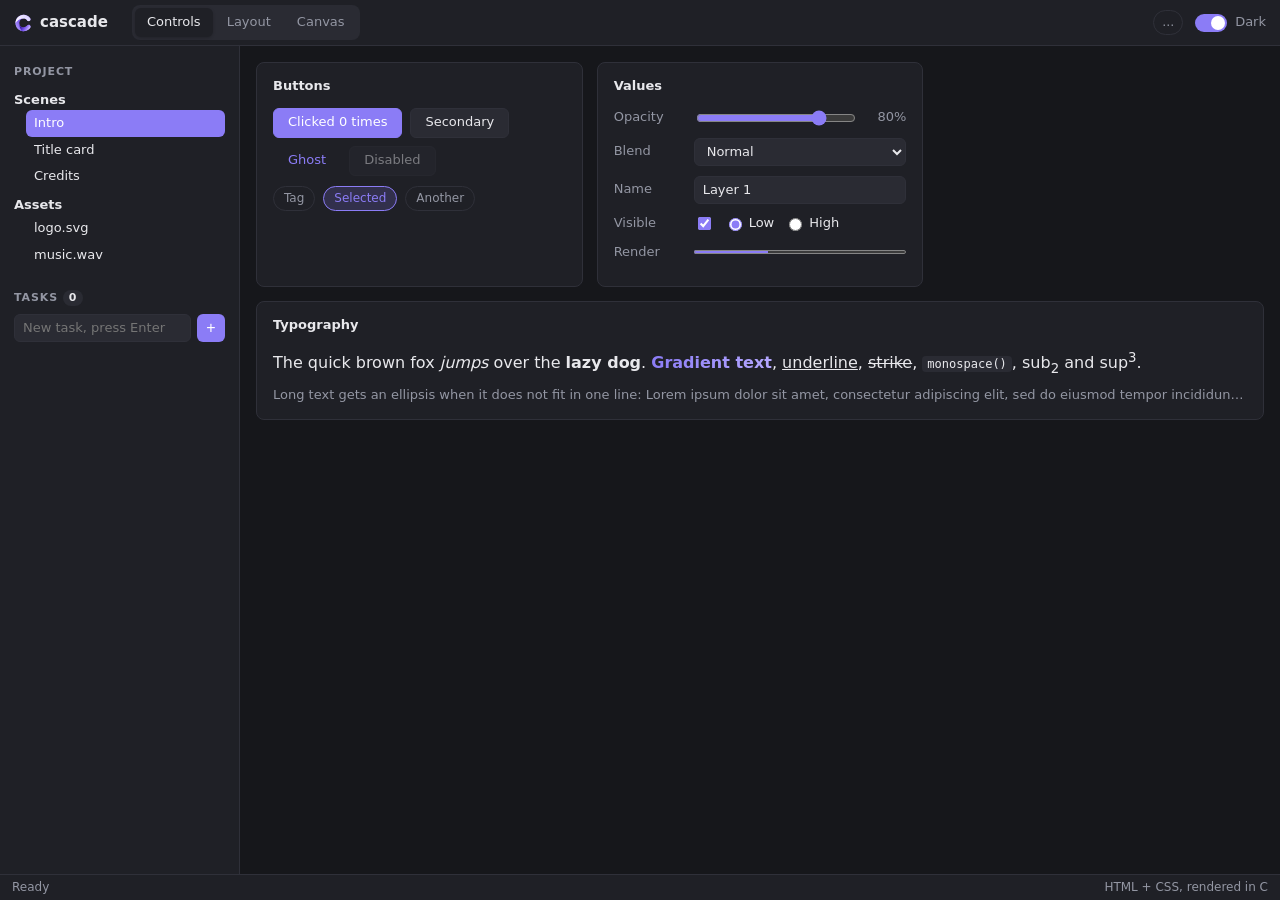
<file: examples/gallery/ui/index.html>
<!DOCTYPE html>
<html lang="en">
<head>
  <meta charset="utf-8">
  <title>cascade gallery</title>
  <link rel="stylesheet" href="style.css">
</head>
<body class="dark">
  <header class="toolbar">
    <div class="brand"><svg class="logo" viewBox="64 50 384 412" aria-hidden="true"><defs><linearGradient id="logo1" x1="1.161" y1="-0.05" x2="0.086" y2="0.941"><stop offset="0" stop-color="#4A28C0"/><stop offset="0.45" stop-color="#7B57F0"/><stop offset="1" stop-color="#B8A4FF"/></linearGradient><linearGradient id="logo2" x1="0.161" y1="0.452" x2="0.91" y2="0.774"><stop offset="0" stop-color="#3B20A0"/><stop offset="0.35" stop-color="#6A45E6"/><stop offset="0.7" stop-color="#A084F8"/><stop offset="1" stop-color="#D6CBFF"/></linearGradient><linearGradient id="logo3" x1="0.017" y1="0.885" x2="0.946" y2="0.365"><stop offset="0" stop-color="#FBF9FF"/><stop offset="0.55" stop-color="#EDE7FF"/><stop offset="1" stop-color="#DAD0FF"/></linearGradient></defs><path d="M420.477 146.672 C385.481 98.504 329.54 70 270 70 C219.629 70 171.412 90.43 136.374 126.617 C101.336 162.804 82.472 211.655 84.097 262 C85.655 310.266 105.923 356.034 140.617 389.626 C175.311 423.218 221.709 442 270 442 C329.54 442 385.481 413.496 420.477 365.328 C427.024 356.316 429.724 345.073 427.981 334.071 C426.238 323.069 420.197 313.209 411.185 306.662 C402.173 300.115 390.93 297.415 379.928 299.158 C368.926 300.901 359.067 306.942 352.52 315.954 C333.328 342.369 302.651 358 270 358 C242.948 358 217.004 347.254 197.875 328.125 C178.746 308.996 168 283.052 168 256 C168 228.948 178.746 203.004 197.875 183.875 C217.004 164.746 242.948 154 270 154 C302.651 154 333.328 169.631 352.52 196.046 C359.067 205.058 368.926 211.099 379.928 212.842 C390.93 214.585 402.173 211.885 411.185 205.338 C420.197 198.791 426.238 188.931 427.981 177.929 C429.724 166.927 427.024 155.684 420.477 146.672 Z" fill="#8A66F4"/><path d="M270 154 C242.948 154 217.004 164.746 197.875 183.875 C178.746 203.004 168 228.948 168 256 C168 320.852 188.339 384.071 226.154 436.758 C186.624 427.169 151.326 404.887 125.669 373.323 C100.012 341.759 85.409 302.655 84.097 262 C102.801 229.197 129.851 201.927 162.501 182.959 C195.151 163.991 232.24 154 270 154 Z" fill="url(#logo1)"/><path d="M168 256 C168 283.052 178.746 308.996 197.875 328.125 C217.004 347.254 242.948 358 270 358 C302.651 358 333.328 342.369 352.52 315.954 C359.067 306.942 368.926 300.901 379.928 299.158 C390.93 297.415 402.173 300.115 411.185 306.662 C420.197 313.209 426.238 323.069 427.981 334.071 C429.724 345.073 427.024 356.316 420.477 365.328 C398.81 395.15 368.77 417.861 334.172 430.579 C299.574 443.297 261.977 445.448 226.154 436.758 C188.339 384.071 168 320.852 168 256 Z" fill="url(#logo2)"/><path d="M420.477 146.672 C385.481 98.504 329.54 70 270 70 C219.629 70 171.412 90.43 136.374 126.617 C101.336 162.804 82.472 211.655 84.097 262 C102.801 229.197 129.851 201.927 162.501 182.959 C195.151 163.991 232.24 154 270 154 C302.651 154 333.328 169.631 352.52 196.046 C359.067 205.058 368.926 211.099 379.928 212.842 C390.93 214.585 402.173 211.885 411.185 205.338 C420.197 198.791 426.238 188.931 427.981 177.929 C429.724 166.927 427.024 155.684 420.477 146.672 Z" fill="url(#logo3)"/></svg>cascade</div>
    <nav class="tabs">
      <button class="tab active" data-page="controls">Controls</button>
      <button class="tab" data-page="layout">Layout</button>
      <button class="tab" data-page="canvas">Canvas</button>
    </nav>
    <div class="spacer"></div>
    <span class="backend" id="backend">…</span>
    <label class="switch"><input type="checkbox" id="theme" checked><span class="track"></span> Dark</label>
  </header>

  <main>
    <aside class="panel">
      <h3>Project</h3>
      <ul class="tree">
        <li class="open">Scenes
          <ul><li class="item selected">Intro</li><li class="item">Title card</li><li class="item">Credits</li></ul>
        </li>
        <li class="open">Assets
          <ul><li class="item">logo.svg</li><li class="item">music.wav</li></ul>
        </li>
      </ul>
      <div class="todo">
        <h3>Tasks <span class="count" id="count">0</span></h3>
        <div class="add">
          <input type="text" id="task" placeholder="New task, press Enter">
          <button id="addTask" class="icon-btn">+</button>
        </div>
        <ul id="tasks"></ul>
      </div>
    </aside>

    <section class="page" id="page-controls">
      <div class="cards">
        <div class="card">
          <h4>Buttons</h4>
          <div class="row">
            <button class="btn primary" id="clicker">Clicked 0 times</button>
            <button class="btn">Secondary</button>
            <button class="btn ghost">Ghost</button>
            <button class="btn" disabled>Disabled</button>
          </div>
          <div class="row chips">
            <span class="chip">Tag</span><span class="chip active">Selected</span><span class="chip">Another</span>
          </div>
        </div>
        <div class="card">
          <h4>Values</h4>
          <div class="field"><label>Opacity</label><input type="range" id="opacity" min="0" max="100" value="80"><span class="value" id="opacityValue">80%</span></div>
          <div class="field"><label>Blend</label>
            <select id="blend"><option>Normal</option><option>Multiply</option><option>Screen</option><option>Overlay</option></select></div>
          <div class="field"><label>Name</label><input type="text" value="Layer 1"></div>
          <div class="field"><label>Visible</label><input type="checkbox" checked><label class="inline"><input type="radio" name="q" checked> Low</label><label class="inline"><input type="radio" name="q"> High</label></div>
          <div class="field"><label>Render</label><progress id="progress" value="0.35" max="1"></progress></div>
        </div>
        <div class="card wide">
          <h4>Typography</h4>
          <p class="lead">The quick brown fox <em>jumps</em> over the <strong>lazy dog</strong>. <span class="grad">Gradient text</span>, <u>underline</u>, <s>strike</s>, <code>monospace()</code>, sub<sub>2</sub> and sup<sup>3</sup>.</p>
          <p class="clamp">Long text gets an ellipsis when it does not fit in one line: Lorem ipsum dolor sit amet, consectetur adipiscing elit, sed do eiusmod tempor incididunt ut labore et dolore magna aliqua.</p>
        </div>
      </div>
    </section>

    <section class="page hidden" id="page-layout">
      <div class="card">
        <h4>Grid with auto-fill</h4>
        <div class="swatches" id="swatches"></div>
      </div>
      <div class="card">
        <h4>Flex wrap and alignment</h4>
        <div class="flexdemo">
          <div class="box a">flex: 1</div><div class="box b">flex: 2</div><div class="box c">fixed 120px</div>
        </div>
      </div>
      <div class="card">
        <h4>Positioning, transforms and shadows</h4>
        <div class="stage">
          <div class="pos p1">absolute</div>
          <div class="pos p2">rotate(-8deg)</div>
          <div class="pos p3">z-index 2</div>
        </div>
      </div>
    </section>

    <section class="page hidden" id="page-canvas">
      <div class="card">
        <h4>Custom painting (C canvas API)</h4>
        <canvas id="timeline" width="800" height="220"></canvas>
      </div>
      <div class="card">
        <h4>Inline SVG</h4>
        <svg width="320" height="120" viewBox="0 0 320 120">
          <rect x="10" y="10" width="100" height="100" rx="16" fill="#6c5ce7"/>
          <circle cx="170" cy="60" r="50" fill="none" stroke="#a78bfa" stroke-width="8"/>
          <path d="M230 100 L270 20 L310 100 Z" fill="#fdcb6e" stroke="#e17055" stroke-width="4" stroke-linejoin="round"/>
        </svg>
      </div>
    </section>
  </main>

  <footer class="status"><span id="status">Ready</span><span class="spacer"></span><span>HTML + CSS, rendered in C</span></footer>
</body>
</html>
</file>
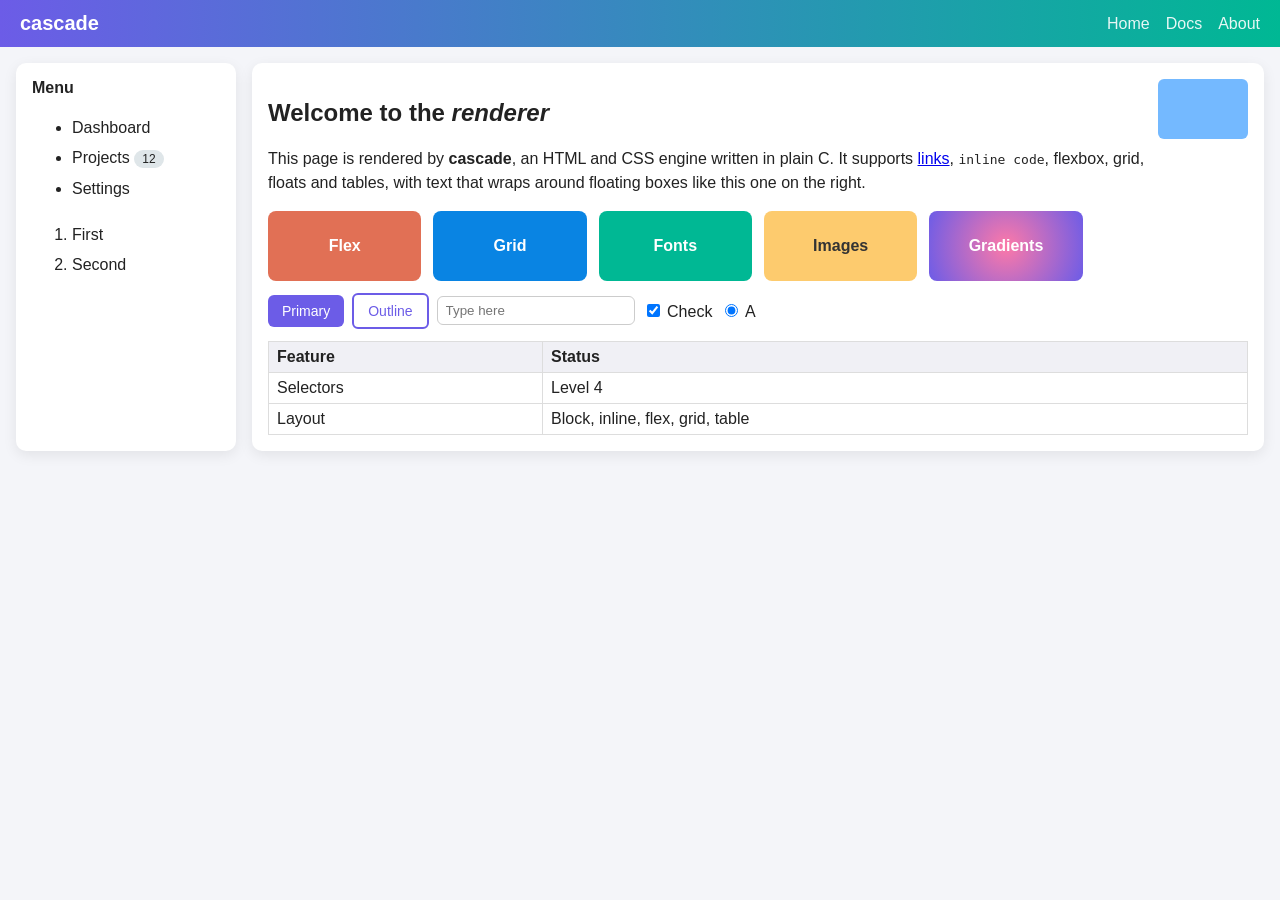
<file: tests/basic.html>
<!DOCTYPE html>
<html>
<head>
<title>Basic</title>
<style>
  :root { --accent: #6c5ce7; --radius: 10px; }
  body { font-family: "Segoe UI", sans-serif; margin: 0; background: #f4f5f9; color: #222; }
  header { display: flex; align-items: center; justify-content: space-between; padding: 12px 20px;
           background: linear-gradient(90deg, var(--accent), #00b894); color: white; }
  header h1 { font-size: 20px; margin: 0; }
  nav a { color: white; margin-left: 16px; text-decoration: none; opacity: .9; }
  main { display: grid; grid-template-columns: 220px 1fr; gap: 16px; padding: 16px; }
  .card { background: white; border-radius: var(--radius); padding: 16px; box-shadow: 0 4px 14px rgba(0,0,0,.08); }
  .side li { padding: 6px 0; }
  .grid { display: grid; grid-template-columns: repeat(auto-fill, minmax(140px, 1fr)); gap: 12px; }
  .tile { height: 70px; border-radius: 8px; display: flex; align-items: center; justify-content: center; color: white; font-weight: 600; }
  .t1 { background: #e17055; } .t2 { background: #0984e3; } .t3 { background: #00b894; } .t4 { background: #fdcb6e; color: #333; }
  .t5 { background: radial-gradient(circle, #fd79a8, #6c5ce7); }
  .btn { display: inline-block; padding: 8px 14px; border-radius: 6px; background: var(--accent); color: white; border: none; font-size: 14px; }
  .btn.outline { background: transparent; color: var(--accent); border: 2px solid var(--accent); }
  p { line-height: 1.5; }
  table { border-collapse: collapse; width: 100%; margin-top: 12px; }
  th, td { border: 1px solid #ddd; padding: 6px 8px; text-align: left; }
  th { background: #f0f0f5; }
  .float { float: right; width: 90px; height: 60px; background: #74b9ff; margin: 0 0 8px 12px; border-radius: 6px; }
  .badge { display: inline-block; padding: 2px 8px; border-radius: 999px; background: #dfe6e9; font-size: 12px; }
  .row { display: flex; gap: 8px; align-items: center; margin-top: 12px; }
  input[type=text] { padding: 6px 8px; border: 1px solid #ccc; border-radius: 6px; width: 180px; height: auto; }
</style>
</head>
<body>
<header>
  <h1>cascade</h1>
  <nav><a href="#">Home</a><a href="#">Docs</a><a href="#">About</a></nav>
</header>
<main>
  <aside class="card side">
    <strong>Menu</strong>
    <ul>
      <li>Dashboard</li>
      <li>Projects <span class="badge">12</span></li>
      <li>Settings</li>
    </ul>
    <ol><li>First</li><li>Second</li></ol>
  </aside>
  <section class="card">
    <div class="float"></div>
    <h2>Welcome to the <em>renderer</em></h2>
    <p>This page is rendered by <b>cascade</b>, an HTML and CSS engine written in plain C.
       It supports <a href="#">links</a>, <code>inline code</code>, flexbox, grid, floats and tables,
       with text that wraps around floating boxes like this one on the right.</p>
    <div class="grid">
      <div class="tile t1">Flex</div><div class="tile t2">Grid</div><div class="tile t3">Fonts</div>
      <div class="tile t4">Images</div><div class="tile t5">Gradients</div>
    </div>
    <div class="row">
      <button class="btn">Primary</button>
      <button class="btn outline">Outline</button>
      <input type="text" placeholder="Type here">
      <label><input type="checkbox" checked> Check</label>
      <label><input type="radio" name="r" checked> A</label>
    </div>
    <table>
      <tr><th>Feature</th><th>Status</th></tr>
      <tr><td>Selectors</td><td>Level 4</td></tr>
      <tr><td>Layout</td><td>Block, inline, flex, grid, table</td></tr>
    </table>
  </section>
</main>
</body>
</html>
</file>
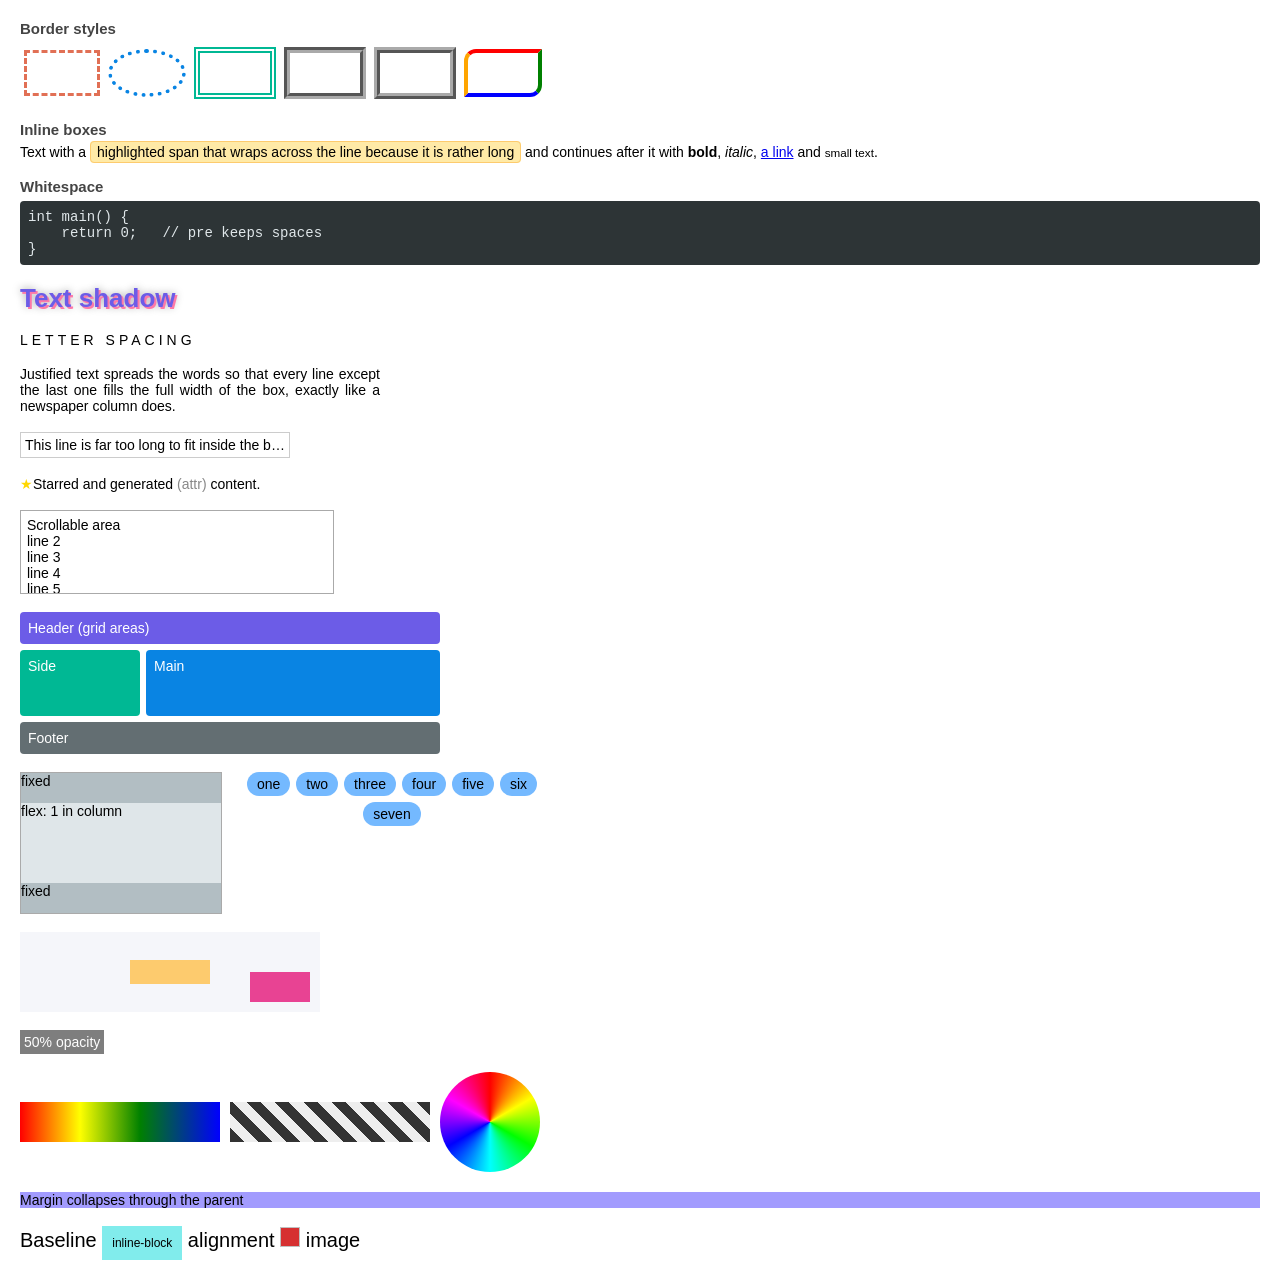
<file: tests/features.html>
<!DOCTYPE html>
<html>
<head>
<title>Features</title>
<style>
  body { font-family: Arial, sans-serif; margin: 20px; font-size: 14px; }
  .section { margin: 18px 0; }
  h3 { margin: 0 0 6px; font-size: 15px; color: #444; }
  .borders div { display: inline-block; width: 70px; height: 40px; margin: 4px; vertical-align: middle; }
  .b1 { border: 3px dashed #e17055; } .b2 { border: 4px dotted #0984e3; border-radius: 50%; }
  .b3 { border: 6px double #00b894; } .b4 { border: 6px groove #aaa; } .b5 { border: 6px ridge #aaa; }
  .b6 { border-top: 4px solid red; border-right: 4px solid green; border-bottom: 4px solid blue; border-left: 4px solid orange; border-radius: 12px 0 12px 0; }
  .inline span.hl { background: #ffeaa7; padding: 2px 6px; border: 1px solid #fdcb6e; border-radius: 4px; }
  .pre { white-space: pre; font-family: monospace; background: #2d3436; color: #dfe6e9; padding: 8px; border-radius: 4px; }
  .shadowtext { font-size: 26px; font-weight: bold; color: #6c5ce7; text-shadow: 2px 2px 0 #fd79a8, 0 0 8px rgba(0,0,0,.4); }
  .ls { letter-spacing: 4px; text-transform: uppercase; }
  .justify { text-align: justify; width: 360px; }
  .ellipsis { width: 260px; white-space: nowrap; overflow: hidden; text-overflow: ellipsis; border: 1px solid #ccc; padding: 4px; }
  .before::before { content: "\2605 "; color: gold; } .after::after { content: " (" attr(data-x) ")"; color: #888; }
  .scroll { height: 70px; overflow: auto; border: 1px solid #aaa; padding: 6px; width: 300px; }
  .layout { display: grid; grid-template-areas: "head head" "side main" "foot foot"; grid-template-columns: 120px 1fr; gap: 6px; width: 420px; }
  .layout > * { padding: 8px; color: white; border-radius: 4px; }
  .hd { grid-area: head; background: #6c5ce7; } .sd { grid-area: side; background: #00b894; } .mn { grid-area: main; background: #0984e3; height: 50px; } .ft { grid-area: foot; background: #636e72; }
  .col { display: flex; flex-direction: column; height: 140px; width: 200px; border: 1px solid #aaa; }
  .col .grow { flex: 1; background: #dfe6e9; } .col .fixed { height: 30px; background: #b2bec3; }
  .wrap { display: flex; flex-wrap: wrap; gap: 6px; width: 300px; justify-content: center; }
  .wrap span { background: #74b9ff; padding: 4px 10px; border-radius: 12px; }
  .rel { position: relative; height: 80px; background: #f5f6fa; width: 300px; }
  .abs { position: absolute; right: 10px; bottom: 10px; width: 60px; height: 30px; background: #e84393; }
  .center { position: absolute; inset: 0; margin: auto; width: 80px; height: 24px; background: #fdcb6e; }
  .op { opacity: .5; background: black; color: white; padding: 4px; display: inline-block; }
  .grad1 { width: 200px; height: 40px; background: linear-gradient(to right, red, yellow 30%, green 60%, blue); }
  .grad2 { width: 200px; height: 40px; background: repeating-linear-gradient(45deg, #333 0 10px, #eee 10px 20px); }
  .grad3 { width: 100px; height: 100px; border-radius: 50%; background: conic-gradient(red, yellow, lime, aqua, blue, magenta, red); }
  .collapse-parent { background: #eee; } .collapse-child { margin-top: 20px; background: #a29bfe; }
  .baseline { font-size: 20px; } .baseline .ib { display: inline-block; padding: 10px; background: #81ecec; font-size: 12px; }
</style>
</head>
<body>
<div class="section borders"><h3>Border styles</h3><div class="b1"></div><div class="b2"></div><div class="b3"></div><div class="b4"></div><div class="b5"></div><div class="b6"></div></div>
<div class="section inline"><h3>Inline boxes</h3>Text with a <span class="hl">highlighted span that wraps across the line because it is rather long</span> and continues after it with <b>bold</b>, <i>italic</i>, <a href="#">a link</a> and <small>small text</small>.</div>
<div class="section"><h3>Whitespace</h3><div class="pre">int main() {
    return 0;   // pre keeps spaces
}</div></div>
<div class="section shadowtext">Text shadow</div>
<div class="section ls">Letter spacing</div>
<div class="section justify">Justified text spreads the words so that every line except the last one fills the full width of the box, exactly like a newspaper column does.</div>
<div class="section ellipsis">This line is far too long to fit inside the box and gets an ellipsis</div>
<div class="section"><span class="before">Starred</span> and <span class="after" data-x="attr">generated</span> content.</div>
<div class="section scroll">Scrollable area<br>line 2<br>line 3<br>line 4<br>line 5<br>line 6</div>
<div class="section layout"><div class="hd">Header (grid areas)</div><div class="sd">Side</div><div class="mn">Main</div><div class="ft">Footer</div></div>
<div class="section" style="display:flex; gap: 20px; align-items: flex-start">
  <div class="col"><div class="fixed">fixed</div><div class="grow">flex: 1 in column</div><div class="fixed">fixed</div></div>
  <div class="wrap"><span>one</span><span>two</span><span>three</span><span>four</span><span>five</span><span>six</span><span>seven</span></div>
</div>
<div class="section rel"><div class="abs"></div><div class="center"></div></div>
<div class="section"><span class="op">50% opacity</span></div>
<div class="section" style="display:flex; gap:10px; align-items:center"><div class="grad1"></div><div class="grad2"></div><div class="grad3"></div></div>
<div class="section collapse-parent"><div class="collapse-child">Margin collapses through the parent</div></div>
<div class="section baseline">Baseline <span class="ib">inline-block</span> alignment <img style="width:20px;height:20px;background:#d63031"> image</div>
</body>
</html>
</file>
<file: examples/gallery/ui/style.css>
:root {
  --bg: #f3f4f7; --panel: #ffffff; --field: #f0f1f5; --text: #1d1f24; --dim: #6b7080;
  --line: #e1e3ea; --accent: #6c5ce7; --accent-2: #b4a7ff; --radius: 8px;
}
body.dark {
  --bg: #16171b; --panel: #1f2026; --field: #2a2b33; --text: #e8e8ec; --dim: #9396a3;
  --line: #2f3039; --accent: #8b7cf6;
}
* { box-sizing: border-box; }
html, body { height: 100%; }
body {
  margin: 0; display: flex; flex-direction: column; background: var(--bg); color: var(--text);
  font: 13px/1.45 "Segoe UI", system-ui, sans-serif;
}

.toolbar { display: flex; align-items: center; gap: 12px; height: 46px; padding: 0 14px;
  background: var(--panel); border-bottom: 1px solid var(--line); }
.brand { display: flex; align-items: center; gap: 8px; font-weight: 700; font-size: 15px; }
.logo { width: 18px; height: 18px; }
.tabs { display: flex; gap: 2px; margin-left: 12px; background: var(--field); padding: 3px; border-radius: 8px; }
.tab { border: none; background: transparent; color: var(--dim); padding: 5px 12px; border-radius: 6px; font: inherit; cursor: pointer; }
.tab:hover { color: var(--text); }
.tab.active { background: var(--panel); color: var(--text); box-shadow: 0 1px 3px rgba(0,0,0,.2); }
.spacer { flex: 1; }
.backend { color: var(--dim); font-size: 12px; padding: 3px 8px; border: 1px solid var(--line); border-radius: 999px; }

.switch { display: inline-flex; align-items: center; gap: 8px; cursor: pointer; color: var(--dim); }
.switch input { display: none; }
.switch .track { width: 32px; height: 18px; border-radius: 9px; background: var(--line); position: relative; transition: background-color .2s; }
.switch .track::after { content: ""; position: absolute; left: 2px; top: 2px; width: 14px; height: 14px; border-radius: 50%;
  background: white; transition: transform .2s ease; }
.switch input:checked + .track { background: var(--accent); }
.switch input:checked + .track::after { transform: translateX(14px); }

main { flex: 1; display: flex; min-height: 0; }
.panel { width: 240px; flex: none; padding: 14px; background: var(--panel); border-right: 1px solid var(--line); overflow: auto; }
.panel h3 { margin: 4px 0 8px; font-size: 11px; text-transform: uppercase; letter-spacing: .08em; color: var(--dim); }
.tree, .tree ul { list-style: none; margin: 0; padding: 0; }
.tree > li { padding: 3px 0; font-weight: 600; }
.tree ul { padding-left: 12px; font-weight: 400; }
.tree .item { padding: 4px 8px; border-radius: 6px; cursor: pointer; }
.tree .item:hover { background: var(--field); }
.tree .item.selected { background: var(--accent); color: white; }
.todo { margin-top: 18px; }
.count { display: inline-block; min-width: 18px; padding: 0 6px; border-radius: 9px; background: var(--field); color: var(--text); text-align: center; }
.add { display: flex; gap: 6px; }
.add input { flex: 1; min-width: 0; }
#tasks { list-style: none; padding: 0; margin: 8px 0 0; }
#tasks li { display: flex; align-items: center; gap: 8px; padding: 6px 8px; border-radius: 6px; background: var(--field); margin-bottom: 4px; }
#tasks li.done span { text-decoration: line-through; color: var(--dim); }
#tasks li span { flex: 1; }
#tasks li .x { border: none; background: none; color: var(--dim); cursor: pointer; font-size: 14px; padding: 0 4px; }
#tasks li .x:hover { color: #e17055; }

.page { flex: 1; padding: 16px; overflow: auto; }
.hidden { display: none; }
.cards { display: grid; grid-template-columns: repeat(auto-fit, minmax(300px, 1fr)); gap: 14px; }
.card { background: var(--panel); border: 1px solid var(--line); border-radius: var(--radius); padding: 14px 16px; margin-bottom: 14px; }
.cards .card { margin-bottom: 0; }
.card.wide { grid-column: 1 / -1; }
.card h4 { margin: 0 0 12px; font-size: 13px; }
.row { display: flex; flex-wrap: wrap; gap: 8px; align-items: center; }
.row + .row { margin-top: 10px; }

input[type=text], select { height: 28px; padding: 0 8px; border-radius: 6px; border: 1px solid var(--line); background: var(--field); color: var(--text); font: inherit; }
input[type=text]:focus { border-color: var(--accent); outline: none; box-shadow: 0 0 0 3px rgba(139,124,246,.25); }
input[type=range] { accent-color: var(--accent); flex: 1; }
input[type=checkbox], input[type=radio] { accent-color: var(--accent); }

.btn { height: 30px; padding: 0 14px; border-radius: 6px; border: 1px solid var(--line); background: var(--field); color: var(--text); font: inherit; cursor: pointer; transition: background-color .15s, transform .1s; }
.btn:hover { background: var(--line); }
.btn:active { transform: scale(.97); }
.btn.primary { background: var(--accent); border-color: var(--accent); color: white; }
.btn.primary:hover { background: #7a6af0; }
.btn.ghost { background: transparent; border-color: transparent; color: var(--accent); }
.btn:disabled { opacity: .45; cursor: not-allowed; }
.icon-btn { width: 28px; height: 28px; border-radius: 6px; border: none; background: var(--accent); color: white; font-size: 16px; cursor: pointer; }

.chip { padding: 3px 10px; border-radius: 999px; border: 1px solid var(--line); color: var(--dim); font-size: 12px; cursor: pointer; }
.chip.active { background: rgba(139,124,246,.18); border-color: var(--accent); color: var(--accent); }

.field { display: flex; align-items: center; gap: 10px; margin-bottom: 10px; }
.field > label { width: 70px; color: var(--dim); }
.field label.inline { width: auto; color: var(--text); display: inline-flex; align-items: center; gap: 4px; }
.field input[type=text], .field select { flex: 1; }
.value { width: 38px; text-align: right; color: var(--dim); font-variant-numeric: tabular-nums; }
progress { flex: 1; height: 8px; accent-color: var(--accent); }

.lead { font-size: 16px; line-height: 1.6; margin: 0 0 8px; }
.grad { background: linear-gradient(90deg, var(--accent), var(--accent-2)); -webkit-background-clip: text; background-clip: text; color: transparent; font-weight: 700; }
code { background: var(--field); padding: 1px 5px; border-radius: 4px; font-family: Consolas, monospace; font-size: 12px; }
.clamp { white-space: nowrap; overflow: hidden; text-overflow: ellipsis; color: var(--dim); margin: 0; }

.swatches { display: grid; grid-template-columns: repeat(auto-fill, minmax(70px, 1fr)); gap: 8px; }
.swatch { height: 46px; border-radius: 6px; display: flex; align-items: flex-end; padding: 4px 6px; font-size: 10px; color: rgba(255,255,255,.85); }

.flexdemo { display: flex; gap: 8px; }
.box { padding: 14px; border-radius: 6px; color: white; text-align: center; }
.box.a { flex: 1; background: #e17055; }
.box.b { flex: 2; background: #0984e3; }
.box.c { width: 120px; flex: none; background: #a78bfa; }

.stage { position: relative; height: 150px; background: repeating-linear-gradient(45deg, var(--field), var(--field) 10px, transparent 10px, transparent 20px); border-radius: 6px; }
.pos { position: absolute; padding: 10px 14px; border-radius: 8px; background: var(--panel); border: 1px solid var(--line); box-shadow: 0 8px 24px rgba(0,0,0,.25); }
.p1 { left: 20px; top: 20px; }
.p2 { left: 150px; top: 50px; transform: rotate(-8deg); background: var(--accent); color: white; border: none; }
.p3 { right: 30px; bottom: 20px; z-index: 2; }

canvas { width: 100%; height: 220px; border-radius: 6px; display: block; }

.status { display: flex; gap: 12px; height: 26px; align-items: center; padding: 0 12px; font-size: 12px; color: var(--dim);
  background: var(--panel); border-top: 1px solid var(--line); }

/* phones (and narrow windows): one column; the project panel follows the page, the tabs fill the
   toolbar's second line */
@media (max-width: 720px) {
  .toolbar { flex-wrap: wrap; height: auto; padding: 10px 12px; gap: 8px; }
  .tabs { order: 3; width: 100%; margin-left: 0; }
  .tab { flex: 1; }
  .backend { display: none; }
  main { flex-direction: column; overflow: auto; }
  .page { flex: none; overflow: visible; padding: 12px; }
  .panel { order: 2; width: auto; border-right: none; border-top: 1px solid var(--line); overflow: visible; }
  .cards { grid-template-columns: 1fr; }
  .field > label { width: 64px; }
  .p2 { left: 110px; }
  .status { display: none; }
}
</file>
